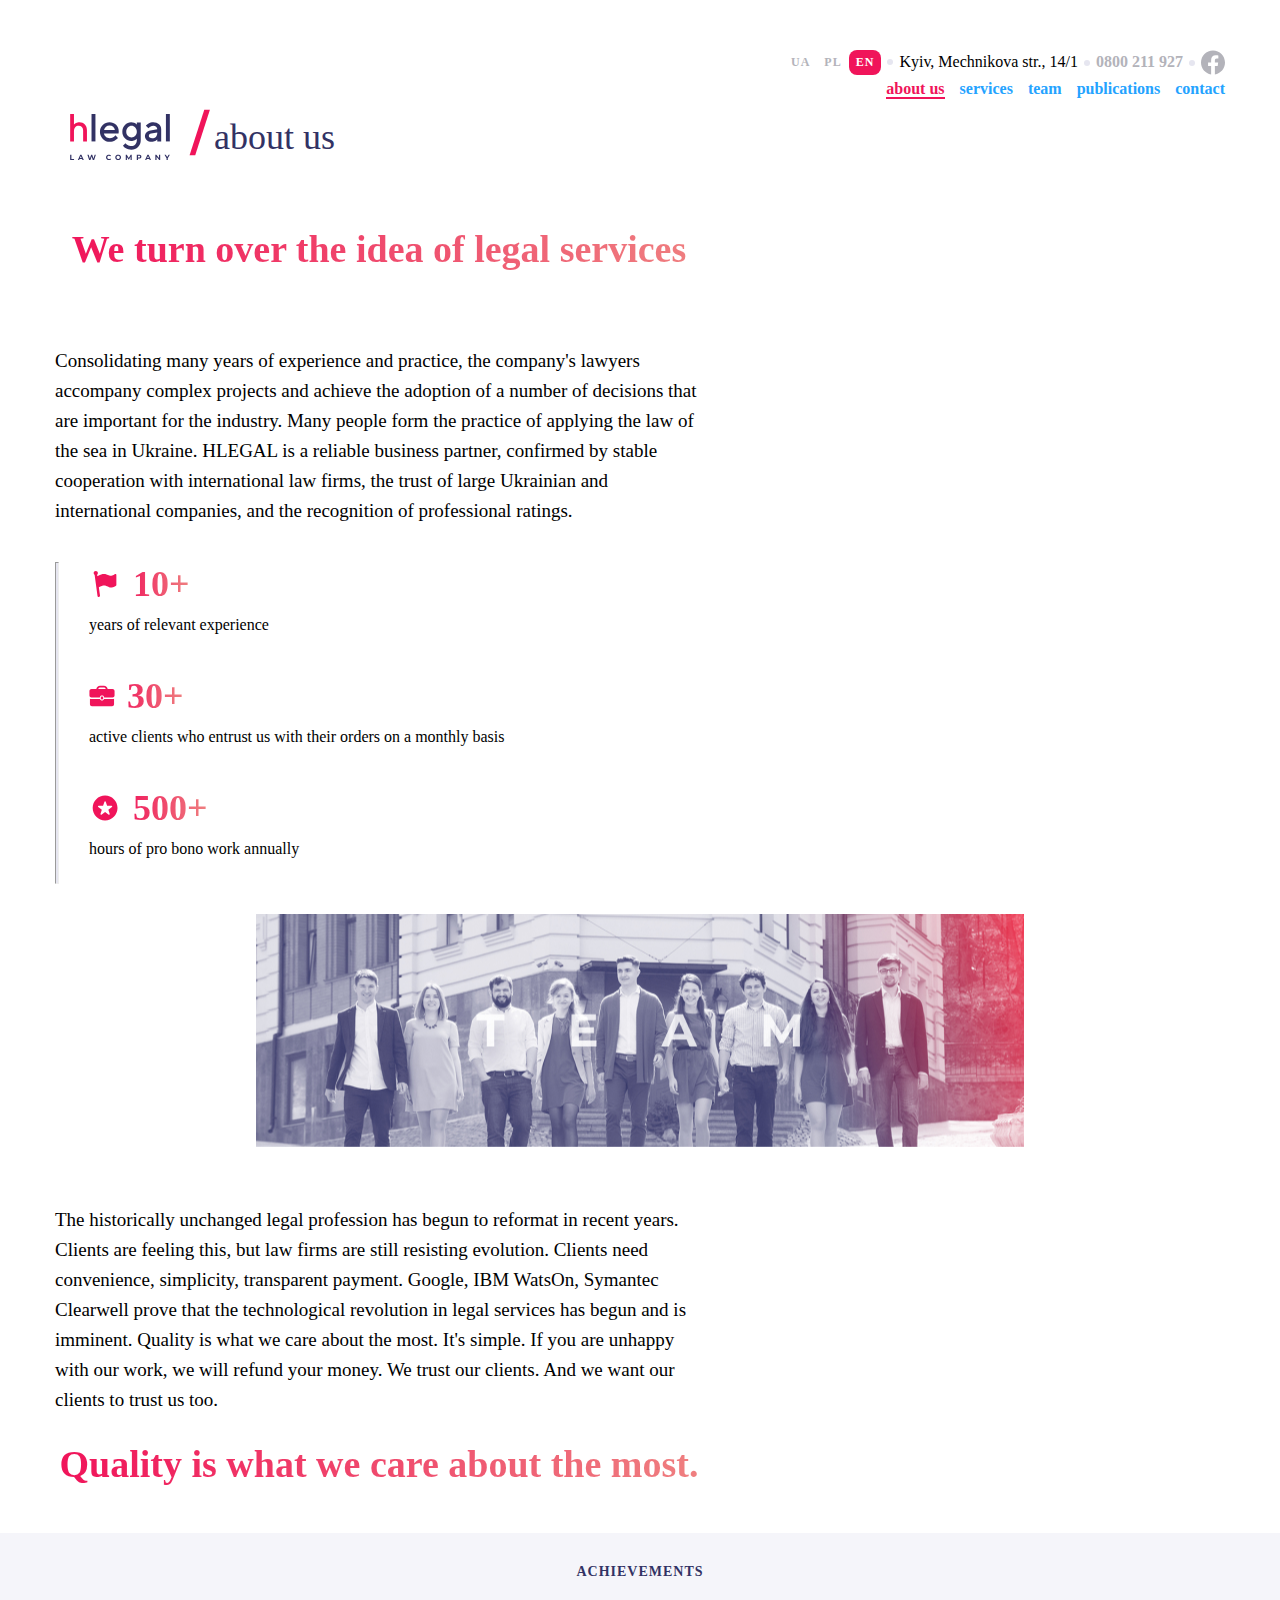
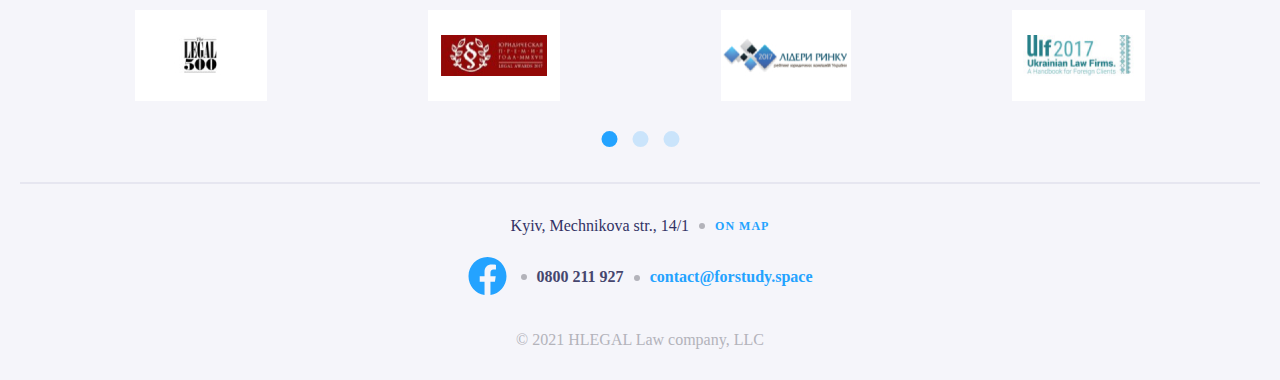
<file: app/about.html>
<!DOCTYPE html>
<html lang="en">

<head>
    <meta charset="UTF-8">
    <meta http-equiv="X-UA-Compatible" content="IE=edge">
    <meta name="viewport" content="width=device-width, initial-scale=1.0">
    <link rel="stylesheet" href="css/style.css">
    <title>Document</title>
</head>

<body class="body">
    <div class="header-back">
        <div class="container">
            <div class="header-top">
                <ul class="lang">
                    <li><a href=#>ua</a></li>
                    <li><a href=#>pl</a></li>
                    <li><a class="active" href=#>en</a></li>
                </ul>
                <p class="address">Kyiv, Mechnikova str., 14/1</p>
                <a class="phone" href="#">0800 211 927</a>
                <a class="fb" href="#"><svg width="24" height="25" viewBox="0 0 24 25" fill="none"
                        xmlns="http://www.w3.org/2000/svg">
                        <path
                            d="M24 12.5733C24 5.90541 18.6274 0.5 12 0.5C5.37258 0.5 0 5.90541 0 12.5733C0 18.5995 4.38823 23.5943 10.125 24.5V16.0633H7.07813V12.5733H10.125V9.91343C10.125 6.88755 11.9165 5.21615 14.6576 5.21615C15.9705 5.21615 17.3438 5.45195 17.3438 5.45195V8.42313H15.8306C14.3399 8.42313 13.875 9.35379 13.875 10.3086V12.5733H17.2031L16.6711 16.0633H13.875V24.5C19.6118 23.5943 24 18.5995 24 12.5733Z"
                            fill="#B3B3BA" />
                    </svg></a>
            </div>
        </div>
    </div>
    <div class="container">
        <header class="header">

            <div class="logo-box">
                <a href="#">
                    <img class="logo-img" src="./img/Logo.svg" alt="">
                </a>
                <div class="slash"><svg width="12" height="26" viewBox="0 0 12 26" fill="none"
                        xmlns="http://www.w3.org/2000/svg">
                        <path fill-rule="evenodd" clip-rule="evenodd"
                            d="M8.72827 0H11.9505L3.55574 26H0.333496L8.72827 0Z" fill="#F0145A" />
                    </svg></div>
                <p class="text-about">about us</p>
            </div>
            <nav class="menu">
                <button type="button" class="mobile-menu-btn"><svg width="32" height="32" viewBox="0 0 32 33"
                        fill="none" xmlns="http://www.w3.org/2000/svg">
                        <path d="M7 10.5H25" stroke="#323264" stroke-width="2" />
                        <path d="M7 16.5H25" stroke="#323264" stroke-width="2" />
                        <path d="M7 22.5H25" stroke="#323264" stroke-width="2" />
                    </svg></button>
                <ul class="menu-list">
                    <li><a class="active" href=#>about us</a></li>
                    <li><a href=#>services</a></li>
                    <li><a href=#>team</a></li>
                    <li><a href=#>publications</a></li>
                    <li><a href=#>contact</a></li>
                </ul>
            </nav>
        </header>
        <main class="main">
            <div class="main-head">
                <h2 class="main__h2">We turn over the idea of legal services</h2>
                <p class="main__text">Consolidating many years of experience and practice, the company's lawyers
                    accompany
                    complex projects and achieve the adoption of a number of decisions that are important for the
                    industry.
                    Many people form the practice of applying the law of the sea in Ukraine.
                    HLEGAL is a reliable business partner, confirmed by stable cooperation with international law firms,
                    the
                    trust of large Ukrainian and international companies, and the recognition of professional ratings.
                </p>
            </div>
            <div class="main__flex">
                <hr class="hr">
                <section class="main-section">

                    <article class="main__article">
                        <div class="main__flex">
                            <img class="main__vectror" src="./img/flag.svg" alt="">
                            <h5 class="main__h5">10+</h5>
                        </div>
                        <p class="main__text01">years of relevant experience</p>
                    </article>
                    <article class="main__article">
                        <div class="main__flex">
                            <img class="main__vectror" src="./img/Back-pack.svg" alt="">
                            <h5 class="main__h5">30+</h5>
                        </div>
                        <p class="main__text01">active clients who entrust us with their orders on a monthly basis</p>
                    </article>
                    <article class="main__article">
                        <div class="main__flex">
                            <img class="main__vectror" src="./img/star.svg" alt="">
                            <h5 class="main__h5">500+</h5>
                        </div>
                        <p class="main__text01">hours of pro bono work annually</p>
                    </article>
                </section>
            </div>
    </div>
    <div class="main__bckgrnd-img"></div>
    <div class="container">
        <div>
            <p class="main__text">The historically unchanged legal profession has begun to reformat in recent years.
                Clients are
                feeling this, but law firms are still resisting evolution. Clients need convenience, simplicity,
                transparent payment. Google, IBM WatsOn, Symantec Clearwell prove that the technological revolution
                in legal services has begun and is imminent.
                Quality is what we care about the most.
                It's simple. If you are unhappy with our work, we will refund your money. We trust our clients. And
                we want our clients to trust us too.</p>
            <h2 class="main__h2">Quality is what we care about the most.</h2>
        </div>
    </div>
    </main>

    <footer>
        <div class="foot__cont">
            <div class="container">
                <div>
                    <p class="foot__text">achievements</p>
                    <div class="foot__block">
                        <div class="foot__slaid">
                            <img class="foot__img" src="./img/lg500.jpg" alt="">
                            <img class="foot__img-01" src="./img/redemblem.jpg" alt="">
                            <img class="foot__img-02" src="./img/blueemblem.jpg" alt="">
                            <img class="foot__img-03" src="./img/greenemblem.jpg" alt="">
                        </div>
                    </div>
                    <ul class="lang-ul">
                        <li class="lang-ul__active"><svg width="17" height="17" viewBox="0 0 17 17" fill="none"
                                xmlns="http://www.w3.org/2000/svg">
                                <circle cx="8.5" cy="8.0625" r="8" fill="#24A3FF" />
                            </svg></li>
                        <li class="lang-li-01"><svg width="17" height="17" viewBox="0 0 17 17" fill="none"
                                xmlns="http://www.w3.org/2000/svg">
                                <circle cx="8.5" cy="8.0625" r="8" fill="#24A3FF" />
                            </svg></li>
                        <li class="lang-li-02"><svg width="17" height="17" viewBox="0 0 17 17" fill="none"
                                xmlns="http://www.w3.org/2000/svg">
                                <circle cx="8.5" cy="8.0625" r="8" fill="#24A3FF" />
                            </svg></li>
                        <li class="lang-li-03"><svg width="17" height="17" viewBox="0 0 17 17" fill="none"
                                xmlns="http://www.w3.org/2000/svg">
                                <circle cx="8.5" cy="8.0625" r="8" fill="#24A3FF" />
                            </svg></li>
                        <li class="lang-li-04"><svg width="17" height="17" viewBox="0 0 17 17" fill="none"
                                xmlns="http://www.w3.org/2000/svg">
                                <circle cx="8.5" cy="8.0625" r="8" fill="#24A3FF" />
                            </svg></li>
                        <li class="lang-li-05"><svg width="17" height="17" viewBox="0 0 17 17" fill="none"
                                xmlns="http://www.w3.org/2000/svg">
                                <circle cx="8.5" cy="8.0625" r="8" fill="#24A3FF" />
                            </svg></li>
                    </ul>
                </div>
            </div>

            <hr class="foot__hr">
            <div class="foot__box">
                <div class="foot__div" >
                    <p class="foot__address">Kyiv, Mechnikova str., 14/1</p>
                    <a class="foot__map" href="#">On map</a>
                </div>
                <div class="foot__div-01" >
                <a class="foot_fb" href="#"><svg width="39" height="39" viewBox="0 0 39 39" fill="none"
                        xmlns="http://www.w3.org/2000/svg">
                        <path
                            d="M38.5 19.1786C38.5 8.62107 29.9934 0.0625 19.5 0.0625C9.00658 0.0625 0.5 8.62107 0.5 19.1786C0.5 28.72 7.44803 36.6284 16.5312 38.0625V24.7044H11.707V19.1786H16.5312V14.9671C16.5312 10.1761 19.3678 7.52973 23.7078 7.52973C25.7866 7.52973 27.9609 7.90309 27.9609 7.90309V12.6075H25.5651C23.2048 12.6075 22.4688 14.081 22.4688 15.5927V19.1786H27.7383L26.8959 24.7044H22.4688V38.0625C31.552 36.6284 38.5 28.72 38.5 19.1786Z"
                            fill="#24A3FF" />
                    </svg> </a>
                <a class="foot_phone" href="#">0800 211 927</a>
                <a class="foot__email" href="#">contact@forstudy.space</a>
            </div class=foot__div-02>
                <p class="foot__dwn-text">© 2021 HLEGAL Law company, LLC </p>
            </div>
        </div>
    </footer>
</body>

</html>
</file>
<file: app/css/style.css>
@font-face {
  font-family: "Montserrat";
  src: url("fonts/Montserrat-Regular.woff2") format("woff2");
  font-weight: 400;
  font-style: normal;
}
@font-face {
  font-family: "Montserrat";
  src: url("fonts/Montserrat-Bold.woff2") format("woff2");
  font-weight: 700;
  font-style: normal;
}
.header {
  display: grid;
  grid-template-columns: 1fr -webkit-min-content;
  grid-template-columns: 1fr min-content;
  grid-template-rows: -webkit-min-content -webkit-min-content;
  grid-template-rows: min-content min-content;
}

.header-top {
  grid-column: 1/-1;
  display: -webkit-box;
  display: -ms-flexbox;
  display: flex;
  -webkit-box-pack: justify;
      -ms-flex-pack: justify;
          justify-content: space-between;
}

@media (min-width: 768px) {
  .header {
    grid-template-columns: 1fr;
    grid-template-rows: -webkit-min-content -webkit-min-content -webkit-min-content;
    grid-template-rows: min-content min-content min-content;
  }
  .header-top {
    padding-top: 50px;
    -webkit-box-pack: start;
        -ms-flex-pack: start;
            justify-content: flex-start;
  }
}
@media (min-width: 992px) {
  .header {
    grid-template-columns: 1fr 1fr;
    grid-template-rows: -webkit-min-content -webkit-min-content;
    grid-template-rows: min-content min-content;
  }
  .header-top {
    grid-column: 2/3;
    grid-row: 1/2;
    -webkit-box-pack: end;
        -ms-flex-pack: end;
            justify-content: flex-end;
  }
  .logo-box {
    grid-row: 1/-1;
  }
}
.footer {
  display: block;
}

@media (min-width: 375px) {
  .foot__cont {
    background-color: #F5F5FA;
  }
  .foot__text {
    font-weight: 700;
    font-size: 14px;
    line-height: 17px;
    text-align: center;
    letter-spacing: 1px;
    text-transform: uppercase;
    color: #323264;
    padding: 30px;
  }
  .foot__block {
    text-align: center;
  }
  .foot__img {
    background-color: #FFFFFF;
    padding: 25px 100px;
  }
  .foot__img-01 {
    display: none;
  }
  .foot__img-02 {
    display: none;
  }
  .foot__img-03 {
    display: none;
  }
  .foot__hr {
    border: none;
    height: 2px;
    background-color: #E6E6F0;
    margin: 0px 20px;
  }
  .foot__address {
    padding-bottom: 10px;
    font-style: normal;
    font-weight: 400;
    font-size: 16px;
    line-height: 20px;
    color: #323264;
  }
  .foot__map {
    text-align: center;
    padding-bottom: 21px;
    font-weight: 700;
    font-size: 12px;
    line-height: 15px;
    letter-spacing: 1px;
    text-transform: uppercase;
    color: #24A3FF;
    text-decoration: none;
  }
  .foot_fb {
    text-align: center;
  }
  .foot_phone {
    text-align: center;
    padding-top: 10px;
    font-style: normal;
    font-weight: 700;
    font-size: 16px;
    line-height: 20px;
    color: #46466E;
    text-decoration: none;
  }
  .foot__email {
    padding-top: 10px;
    font-weight: 700;
    font-size: 16px;
    line-height: 20px;
    color: #24A3FF;
    text-decoration: none;
  }
  .foot__dwn-text {
    padding-top: 30px;
    font-weight: 400;
    font-size: 16px;
    line-height: 20px;
    text-align: center;
    color: #B3B3BA;
  }
  .foot__box {
    padding: 32px 0px 30px 0px;
    display: -webkit-box;
    display: -ms-flexbox;
    display: flex;
    -webkit-box-orient: vertical;
    -webkit-box-direction: normal;
        -ms-flex-direction: column;
            flex-direction: column;
    -webkit-box-align: center;
        -ms-flex-align: center;
            align-items: center;
  }
  .foot__div {
    display: -webkit-box;
    display: -ms-flexbox;
    display: flex;
    -webkit-box-orient: vertical;
    -webkit-box-direction: normal;
        -ms-flex-direction: column;
            flex-direction: column;
  }
  .foot__div-01 {
    display: -webkit-box;
    display: -ms-flexbox;
    display: flex;
    -webkit-box-orient: vertical;
    -webkit-box-direction: normal;
        -ms-flex-direction: column;
            flex-direction: column;
  }
}
@media (min-width: 768px) {
  .foot__slaid {
    display: -webkit-box;
    display: -ms-flexbox;
    display: flex;
    -ms-flex-pack: distribute;
        justify-content: space-around;
  }
  .foot__img {
    padding: 25px 39px;
  }
  .foot__img-01 {
    display: unset;
    background-color: #ffffff;
    padding: 25px 13px;
  }
  .foot__img-02 {
    display: unset;
    background-color: #ffffff;
    padding: 25px 0px;
  }
  .foot__img-03 {
    display: unset;
    background-color: #ffffff;
    padding: 25px 11px;
  }
  .foot__address::after {
    margin: 2px 10px;
    display: inline-block;
    content: "";
    width: 6px;
    height: 6px;
    background: #B3B3BA;
    border-radius: 5px;
  }
  .foot__map {
    line-height: 20px;
  }
  .foot_fb {
    text-decoration: none;
  }
  .foot_fb::after {
    margin: 0px 10px 16px 10px;
    display: inline-block;
    content: "";
    width: 6px;
    height: 6px;
    background: #B3B3BA;
    border-radius: 5px;
  }
  .foot_phone::after {
    margin: 1px 10px;
    display: inline-block;
    content: "";
    width: 6px;
    height: 6px;
    background: #B3B3BA;
    border-radius: 5px;
  }
  .foot__div {
    display: -webkit-box;
    display: -ms-flexbox;
    display: flex;
    -webkit-box-orient: horizontal;
    -webkit-box-direction: normal;
        -ms-flex-direction: row;
            flex-direction: row;
  }
  .foot__div-01 {
    display: -webkit-box;
    display: -ms-flexbox;
    display: flex;
    -webkit-box-orient: horizontal;
    -webkit-box-direction: normal;
        -ms-flex-direction: row;
            flex-direction: row;
  }
}
@font-face {
  font-family: "Montserrat";
  src: url("fonts/Montserrat-Regular.woff2") format("woff2");
  font-weight: 400;
  font-style: normal;
}
@font-face {
  font-family: "Montserrat";
  src: url("fonts/Montserrat-Bold.woff2") format("woff2");
  font-weight: 700;
  font-style: normal;
}
* {
  -webkit-box-sizing: border-box;
          box-sizing: border-box;
  margin: 0;
}

*::after,
*::before {
  -webkit-box-sizing: border-box;
          box-sizing: border-box;
}

.container {
  max-width: 1200px;
  min-width: 360px;
  margin: 0 auto;
  padding: 0 15px;
}

.address,
.fb,
.menu-list {
  display: none;
}

.menu-list {
  list-style: none;
  padding-left: 0;
}

.menu-list a {
  margin-left: 15px;
  font-weight: 700;
  font-size: 16px;
  line-height: 20px;
  text-align: right;
  color: #24A3FF;
  text-decoration: none;
}

.menu-list .active {
  padding: 0;
  font-weight: 700;
  font-size: 16px;
  line-height: 20px;
  text-align: right;
  color: #F0145A;
  border-bottom: 2px solid #F0145A;
}

.logo-box {
  display: -webkit-box;
  display: -ms-flexbox;
  display: flex;
}

.lang {
  display: -webkit-box;
  display: -ms-flexbox;
  display: flex;
  list-style: none;
  padding-left: 0;
}

.lang a {
  font-weight: 700;
  font-size: 12px;
  line-height: 15px;
  padding: 5px 7px;
  border-radius: 8px;
  text-align: center;
  text-transform: uppercase;
  letter-spacing: 1px;
  color: #B3B3BA;
  text-decoration: none;
  display: block;
}

.lang a:not(.active):hover {
  background-color: #F5F5FA;
}

.lang .active {
  background-color: #F0145A;
  color: #FFFFFF;
}

.phone {
  font-weight: 700;
  font-size: 16px;
  line-height: 20px;
  text-align: right;
  color: #B3B3BA;
  text-decoration: none;
}

.mobile-menu-btn {
  border: none;
  background: transparent;
  padding: 12px;
}

.text-about {
  font-style: normal;
  font-weight: 400;
  font-size: 20px;
  line-height: 24px;
  color: #323264;
}

.main__h2 {
  font-weight: 700;
  font-size: 30px;
  line-height: 37px;
  background: linear-gradient(90.13deg, #F0145A 0.84%, #EF8080 99.96%);
  -webkit-background-clip: text;
  -webkit-text-fill-color: transparent;
  background-clip: text;
  margin-top: 30px;
}

.main__text {
  font-weight: 400;
  font-size: 19px;
  line-height: 30px;
  color: #000000;
  padding-top: 28px;
}

.main__flex {
  display: -webkit-box;
  display: -ms-flexbox;
  display: flex;
}

.hr {
  width: 4px;
  height: 322px;
  background-color: #E6E6F0;
  margin-right: 30px;
  margin-top: 40px;
}

.main__h5 {
  font-weight: 700;
  font-size: 36px;
  line-height: 44px;
  text-align: center;
  background: linear-gradient(90.13deg, #F0145A 0.84%, #EF8080 99.96%);
  -webkit-background-clip: text;
  -webkit-text-fill-color: transparent;
  background-clip: text;
  padding-left: 12px;
}

.main__text01 {
  padding-top: 10px;
}

.main__article {
  padding-top: 40px;
}

.main__bckgrnd-img {
  height: 114px;
  margin: 30px 0;
  background-image: url(../img/people.png);
  background-repeat: no-repeat;
  background-position: center center;
}

@media (min-width: 375px) {
  .slash {
    margin-left: 4px;
    margin-top: 15px;
  }
  .lang-ul__active {
    opacity: 1;
  }
  .lang-li-01 {
    opacity: 0.2;
    padding-left: 14px;
  }
  .lang-li-02 {
    opacity: 0.2;
    padding-left: 14px;
  }
  .lang-li-03 {
    opacity: 0.2;
    padding-left: 14px;
  }
  .lang-li-04 {
    opacity: 0.2;
    padding-left: 14px;
  }
  .lang-li-05 {
    opacity: 0.2;
    padding-left: 14px;
  }
  .lang-ul {
    display: -webkit-box;
    display: -ms-flexbox;
    display: flex;
    list-style: none;
    padding: 30px 0;
    -webkit-box-pack: center;
        -ms-flex-pack: center;
            justify-content: center;
  }
  .main-head {
    width: 315px;
  }
  .logo-img {
    margin-top: 15px;
    width: 69.33px;
    height: 32px;
  }
  .text-about {
    margin: 15px 4px;
  }
  .header-back {
    background-color: #F5F5FA;
  }
}
@media (min-width: 768px) {
  .lang-li-03 {
    display: none;
  }
  .lang-li-04 {
    display: none;
  }
  .lang-li-05 {
    display: none;
  }
  .main__bckgrnd-img {
    height: 233px;
    background-image: url(../img/People_2.jpg);
  }
  .hr {
    width: 4px;
    height: 322px;
    background-color: #E6E6F0;
    margin-right: 30px;
    margin-top: 40px;
  }
  .main__text {
    width: 648px;
    height: 204px;
    font-style: normal;
    font-weight: 400;
    font-size: 19px;
    line-height: 30px;
  }
  .main__h2 {
    font-size: 38px;
    line-height: 46px;
    width: 648px;
    text-align: center;
    height: 92px;
    margin-top: 60px;
  }
  .text-about {
    margin: 28px 0px 0px 0px;
    width: 159px;
    height: 44px;
    font-size: 36px;
    line-height: 44px;
  }
  .slash {
    margin-left: 0px;
    margin-top: 0px;
  }
  .slash svg {
    margin: 30px 4px 6px 4px;
    width: 21px;
    height: 47px;
  }
  .logo-img {
    margin-top: 32px;
    width: 130px;
    height: 46px;
  }
  .lang::after {
    margin: 9px 6px;
    content: "";
    width: 6px;
    height: 6px;
    background: #E6E6F0;
    border-radius: 5px;
  }
  .header-back {
    background-color: #FFFFFF;
  }
  .address::after {
    margin: 1px 6px;
    display: inline-block;
    content: "";
    width: 6px;
    height: 6px;
    background: #E6E6F0;
    border-radius: 5px;
  }
  .phone::after {
    margin: 1px 6px;
    display: inline-block;
    content: "";
    width: 6px;
    height: 6px;
    background: #E6E6F0;
    border-radius: 5px;
  }
  .address {
    margin-top: 3px;
  }
  .phone {
    margin-top: 2px;
  }
  .address,
  .fb,
  .menu-list {
    display: block;
  }
  .mobile-menu-btn {
    display: none;
  }
  .menu-list {
    display: -webkit-box;
    display: -ms-flexbox;
    display: flex;
  }
}
@media (min-width: 1024px) {
  .header-back {
    background-color: #FFFFFF;
  }
  .menu-list {
    -webkit-box-pack: end;
        -ms-flex-pack: end;
            justify-content: flex-end;
  }
  .logo-box {
    -webkit-box-align: center;
        -ms-flex-align: center;
            align-items: center;
  }
}
.header {
  display: grid;
  grid-template-columns: 1fr -webkit-min-content;
  grid-template-columns: 1fr min-content;
  grid-template-rows: -webkit-min-content -webkit-min-content;
  grid-template-rows: min-content min-content;
}

.header-top {
  grid-column: 1/-1;
  display: -webkit-box;
  display: -ms-flexbox;
  display: flex;
  -webkit-box-pack: justify;
      -ms-flex-pack: justify;
          justify-content: space-between;
}

@media (min-width: 768px) {
  .header {
    grid-template-columns: 1fr;
    grid-template-rows: -webkit-min-content -webkit-min-content -webkit-min-content;
    grid-template-rows: min-content min-content min-content;
  }
  .header-top {
    padding-top: 50px;
    -webkit-box-pack: start;
        -ms-flex-pack: start;
            justify-content: flex-start;
  }
}
@media (min-width: 992px) {
  .header {
    grid-template-columns: 1fr 1fr;
    grid-template-rows: -webkit-min-content -webkit-min-content;
    grid-template-rows: min-content min-content;
  }
  .header-top {
    grid-column: 2/3;
    grid-row: 1/2;
    -webkit-box-pack: end;
        -ms-flex-pack: end;
            justify-content: flex-end;
  }
  .logo-box {
    grid-row: 1/-1;
  }
}
.footer {
  display: block;
}

@media (min-width: 375px) {
  .foot__cont {
    background-color: #F5F5FA;
  }
  .foot__text {
    font-weight: 700;
    font-size: 14px;
    line-height: 17px;
    text-align: center;
    letter-spacing: 1px;
    text-transform: uppercase;
    color: #323264;
    padding: 30px;
  }
  .foot__block {
    text-align: center;
  }
  .foot__img {
    background-color: #FFFFFF;
    padding: 25px 100px;
  }
  .foot__img-01 {
    display: none;
  }
  .foot__img-02 {
    display: none;
  }
  .foot__img-03 {
    display: none;
  }
  .foot__hr {
    border: none;
    height: 2px;
    background-color: #E6E6F0;
    margin: 0px 20px;
  }
  .foot__address {
    padding-bottom: 10px;
    font-style: normal;
    font-weight: 400;
    font-size: 16px;
    line-height: 20px;
    color: #323264;
  }
  .foot__map {
    text-align: center;
    padding-bottom: 21px;
    font-weight: 700;
    font-size: 12px;
    line-height: 15px;
    letter-spacing: 1px;
    text-transform: uppercase;
    color: #24A3FF;
    text-decoration: none;
  }
  .foot_fb {
    text-align: center;
  }
  .foot_phone {
    text-align: center;
    padding-top: 10px;
    font-style: normal;
    font-weight: 700;
    font-size: 16px;
    line-height: 20px;
    color: #46466E;
    text-decoration: none;
  }
  .foot__email {
    padding-top: 10px;
    font-weight: 700;
    font-size: 16px;
    line-height: 20px;
    color: #24A3FF;
    text-decoration: none;
  }
  .foot__dwn-text {
    padding-top: 30px;
    font-weight: 400;
    font-size: 16px;
    line-height: 20px;
    text-align: center;
    color: #B3B3BA;
  }
  .foot__box {
    padding: 32px 0px 30px 0px;
    display: -webkit-box;
    display: -ms-flexbox;
    display: flex;
    -webkit-box-orient: vertical;
    -webkit-box-direction: normal;
        -ms-flex-direction: column;
            flex-direction: column;
    -webkit-box-align: center;
        -ms-flex-align: center;
            align-items: center;
  }
  .foot__div {
    display: -webkit-box;
    display: -ms-flexbox;
    display: flex;
    -webkit-box-orient: vertical;
    -webkit-box-direction: normal;
        -ms-flex-direction: column;
            flex-direction: column;
  }
  .foot__div-01 {
    display: -webkit-box;
    display: -ms-flexbox;
    display: flex;
    -webkit-box-orient: vertical;
    -webkit-box-direction: normal;
        -ms-flex-direction: column;
            flex-direction: column;
  }
}
@media (min-width: 768px) {
  .foot__slaid {
    display: -webkit-box;
    display: -ms-flexbox;
    display: flex;
    -ms-flex-pack: distribute;
        justify-content: space-around;
  }
  .foot__img {
    padding: 25px 39px;
  }
  .foot__img-01 {
    display: unset;
    background-color: #ffffff;
    padding: 25px 13px;
  }
  .foot__img-02 {
    display: unset;
    background-color: #ffffff;
    padding: 25px 0px;
  }
  .foot__img-03 {
    display: unset;
    background-color: #ffffff;
    padding: 25px 11px;
  }
  .foot__address::after {
    margin: 2px 10px;
    display: inline-block;
    content: "";
    width: 6px;
    height: 6px;
    background: #B3B3BA;
    border-radius: 5px;
  }
  .foot__map {
    line-height: 20px;
  }
  .foot_fb {
    text-decoration: none;
  }
  .foot_fb::after {
    margin: 0px 10px 16px 10px;
    display: inline-block;
    content: "";
    width: 6px;
    height: 6px;
    background: #B3B3BA;
    border-radius: 5px;
  }
  .foot_phone::after {
    margin: 1px 10px;
    display: inline-block;
    content: "";
    width: 6px;
    height: 6px;
    background: #B3B3BA;
    border-radius: 5px;
  }
  .foot__div {
    display: -webkit-box;
    display: -ms-flexbox;
    display: flex;
    -webkit-box-orient: horizontal;
    -webkit-box-direction: normal;
        -ms-flex-direction: row;
            flex-direction: row;
  }
  .foot__div-01 {
    display: -webkit-box;
    display: -ms-flexbox;
    display: flex;
    -webkit-box-orient: horizontal;
    -webkit-box-direction: normal;
        -ms-flex-direction: row;
            flex-direction: row;
  }
}
/*# sourceMappingURL=style.css.map */
</file>
